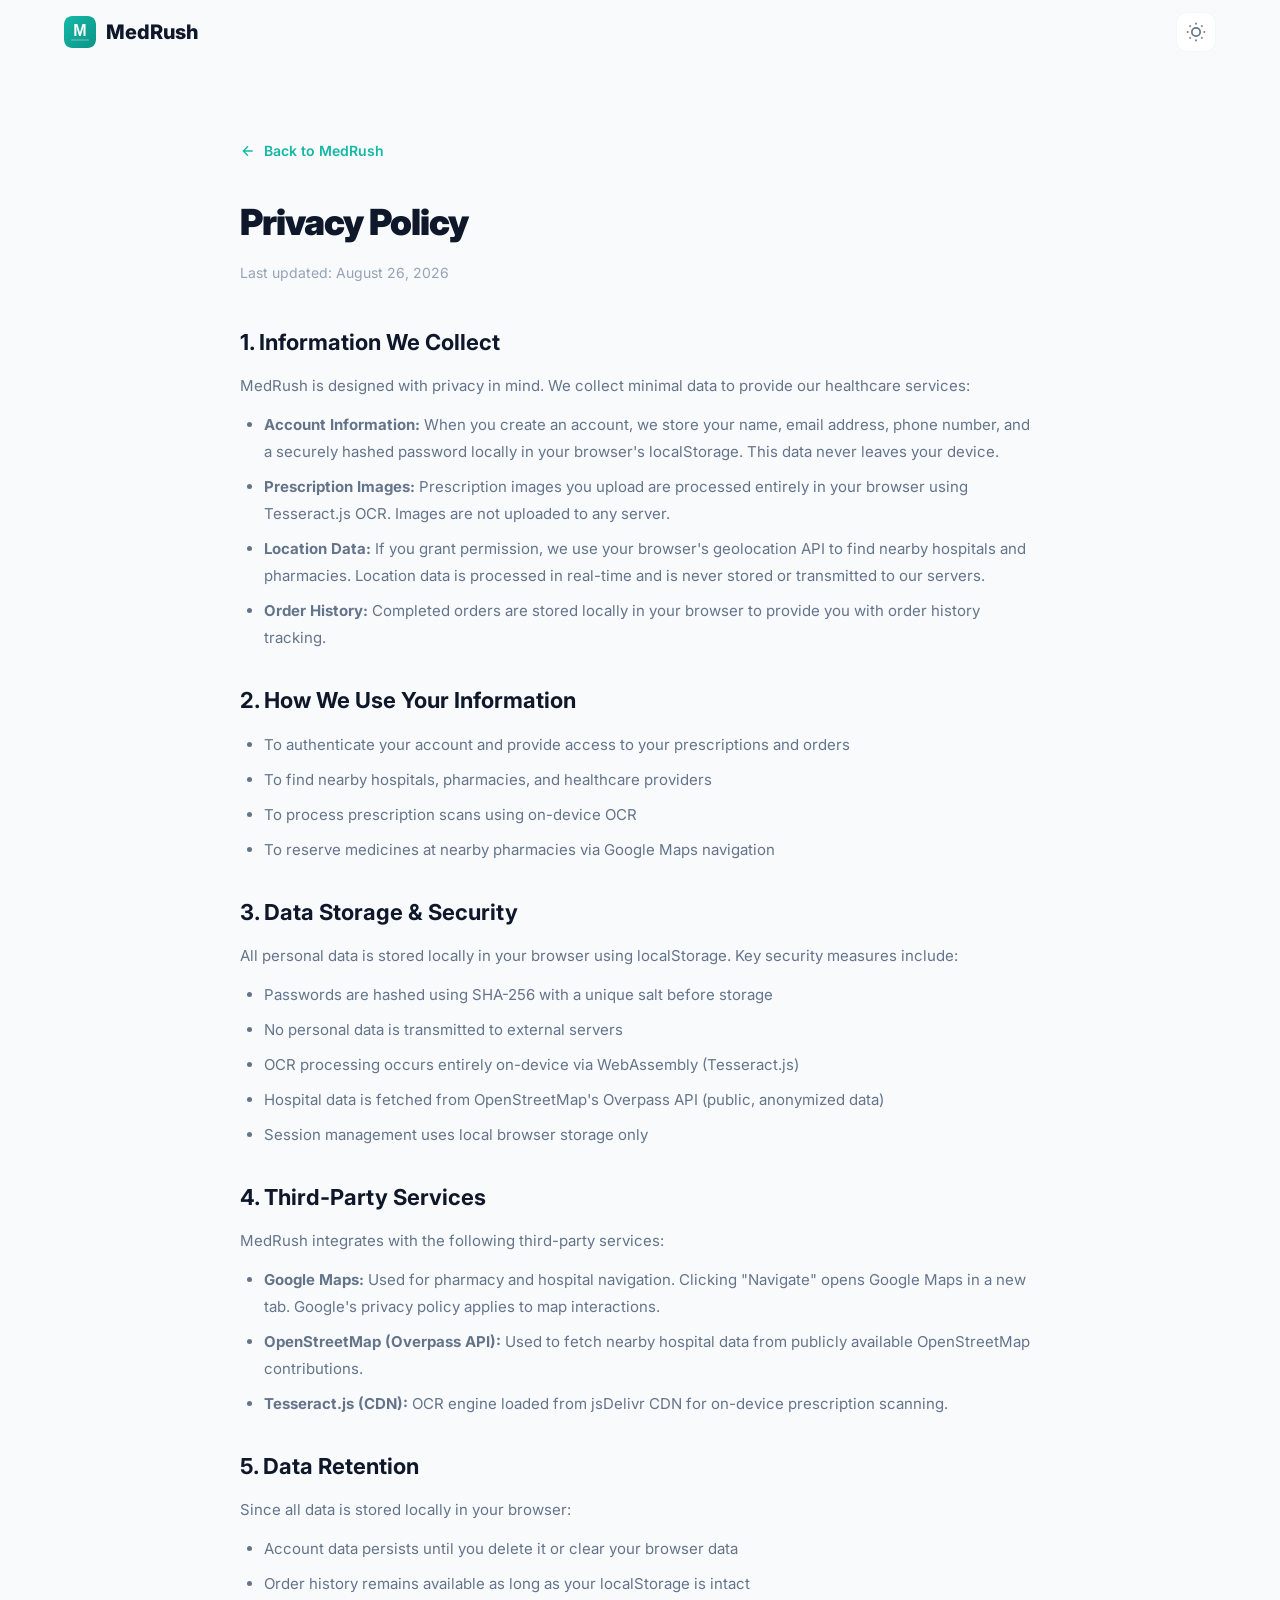
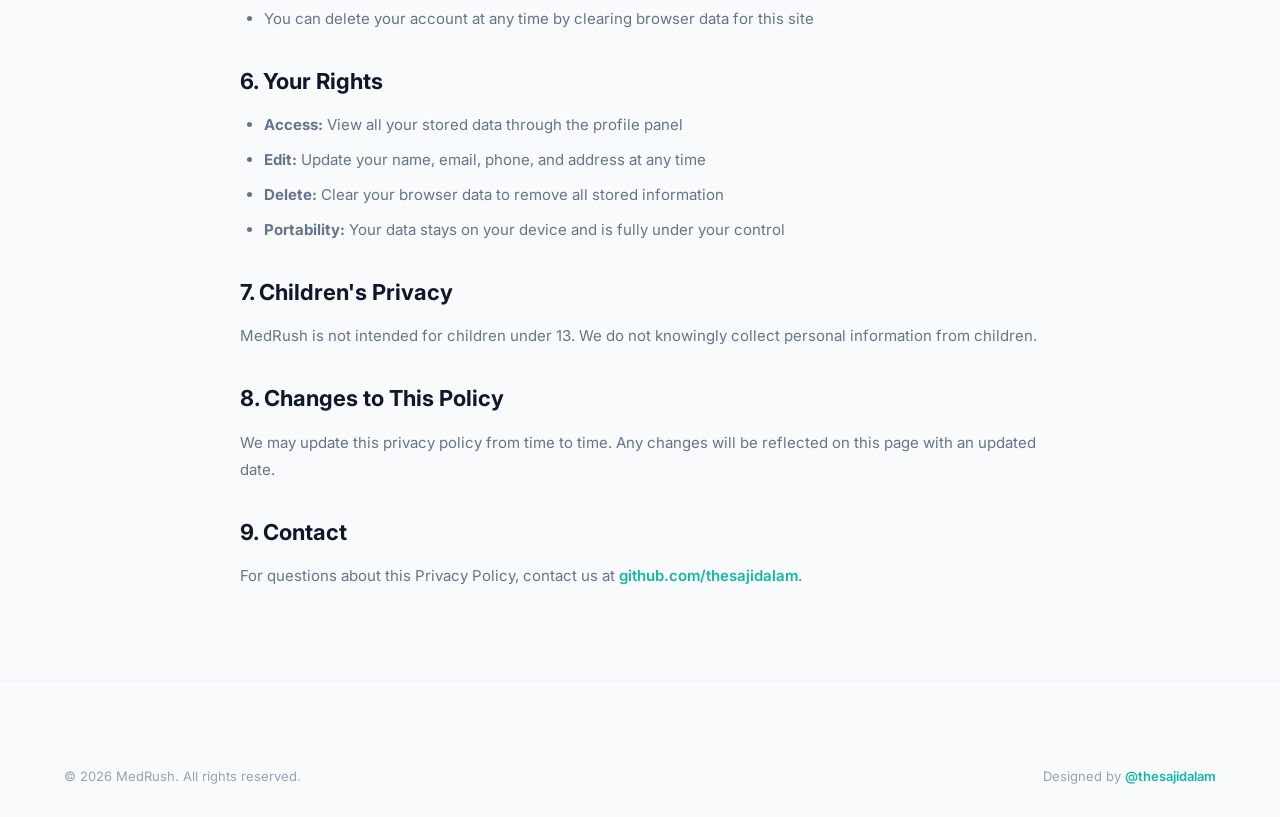
<file: privacy.html>
<!DOCTYPE html>
<html lang="en" data-theme="light">
<head>
  <meta charset="UTF-8">
  <meta name="viewport" content="width=device-width, initial-scale=1.0">
  <meta name="theme-color" content="#14B8A6">
  <title>Privacy Policy | MedRush</title>
  <link rel="preconnect" href="https://fonts.googleapis.com">
  <link rel="preconnect" href="https://fonts.gstatic.com" crossorigin>
  <link href="https://fonts.googleapis.com/css2?family=Inter:wght@300;400;500;600;700;800;900&display=swap" rel="stylesheet">
  <link rel="stylesheet" href="style.css">
  <style>
    .policy-page{padding:140px 0 80px;max-width:800px;margin:0 auto}
    .policy-page h1{font-size:36px;font-weight:900;letter-spacing:-1px;margin-bottom:8px}
    .policy-page .updated{font-size:14px;color:var(--text-3);margin-bottom:40px}
    .policy-page h2{font-size:22px;font-weight:700;margin:32px 0 12px;color:var(--text)}
    .policy-page p,.policy-page li{font-size:15px;line-height:1.8;color:var(--text-2);margin-bottom:12px}
    .policy-page ul{padding-left:24px;margin-bottom:16px}
    .policy-page li{margin-bottom:8px}
    .policy-page a{color:var(--primary);font-weight:600}
    .policy-back{display:inline-flex;align-items:center;gap:8px;font-size:14px;font-weight:600;color:var(--primary);margin-bottom:32px;transition:all .2s}
    .policy-back:hover{gap:12px}
  </style>
</head>
<body>
  <nav class="navbar" id="navbar">
    <div class="nav-inner">
      <a href="index.html#hero" class="nav-logo">
        <img src="image/logo.svg" alt="MedRush" class="nav-logo-img">
        <span class="nav-brand">MedRush</span>
      </a>
      <div class="nav-actions">
        <button class="theme-btn" id="themeBtn" aria-label="Toggle theme">
          <svg class="icon-sun" width="20" height="20" viewBox="0 0 24 24" fill="none" stroke="currentColor" stroke-width="2"><circle cx="12" cy="12" r="5"/><line x1="12" y1="1" x2="12" y2="3"/><line x1="12" y1="21" x2="12" y2="23"/><line x1="4.22" y1="4.22" x2="5.64" y2="5.64"/><line x1="18.36" y1="18.36" x2="19.78" y2="19.78"/><line x1="1" y1="12" x2="3" y2="12"/><line x1="21" y1="12" x2="23" y2="12"/><line x1="4.22" y1="19.78" x2="5.64" y2="18.36"/><line x1="18.36" y1="5.64" x2="19.78" y2="4.22"/></svg>
          <svg class="icon-moon" width="20" height="20" viewBox="0 0 24 24" fill="none" stroke="currentColor" stroke-width="2"><path d="M21 12.79A9 9 0 1 1 11.21 3 7 7 0 0 0 21 12.79z"/></svg>
        </button>
      </div>
    </div>
  </nav>

  <div class="container">
    <div class="policy-page">
      <a href="index.html" class="policy-back">
        <svg width="16" height="16" viewBox="0 0 24 24" fill="none" stroke="currentColor" stroke-width="2"><path d="M19 12H5m7-7l-7 7 7 7"/></svg>
        Back to MedRush
      </a>
      <h1>Privacy Policy</h1>
      <p class="updated">Last updated: August 26, 2026</p>

      <h2>1. Information We Collect</h2>
      <p>MedRush is designed with privacy in mind. We collect minimal data to provide our healthcare services:</p>
      <ul>
        <li><strong>Account Information:</strong> When you create an account, we store your name, email address, phone number, and a securely hashed password locally in your browser's localStorage. This data never leaves your device.</li>
        <li><strong>Prescription Images:</strong> Prescription images you upload are processed entirely in your browser using Tesseract.js OCR. Images are not uploaded to any server.</li>
        <li><strong>Location Data:</strong> If you grant permission, we use your browser's geolocation API to find nearby hospitals and pharmacies. Location data is processed in real-time and is never stored or transmitted to our servers.</li>
        <li><strong>Order History:</strong> Completed orders are stored locally in your browser to provide you with order history tracking.</li>
      </ul>

      <h2>2. How We Use Your Information</h2>
      <ul>
        <li>To authenticate your account and provide access to your prescriptions and orders</li>
        <li>To find nearby hospitals, pharmacies, and healthcare providers</li>
        <li>To process prescription scans using on-device OCR</li>
        <li>To reserve medicines at nearby pharmacies via Google Maps navigation</li>
      </ul>

      <h2>3. Data Storage & Security</h2>
      <p>All personal data is stored locally in your browser using localStorage. Key security measures include:</p>
      <ul>
        <li>Passwords are hashed using SHA-256 with a unique salt before storage</li>
        <li>No personal data is transmitted to external servers</li>
        <li>OCR processing occurs entirely on-device via WebAssembly (Tesseract.js)</li>
        <li>Hospital data is fetched from OpenStreetMap's Overpass API (public, anonymized data)</li>
        <li>Session management uses local browser storage only</li>
      </ul>

      <h2>4. Third-Party Services</h2>
      <p>MedRush integrates with the following third-party services:</p>
      <ul>
        <li><strong>Google Maps:</strong> Used for pharmacy and hospital navigation. Clicking "Navigate" opens Google Maps in a new tab. Google's privacy policy applies to map interactions.</li>
        <li><strong>OpenStreetMap (Overpass API):</strong> Used to fetch nearby hospital data from publicly available OpenStreetMap contributions.</li>
        <li><strong>Tesseract.js (CDN):</strong> OCR engine loaded from jsDelivr CDN for on-device prescription scanning.</li>
      </ul>

      <h2>5. Data Retention</h2>
      <p>Since all data is stored locally in your browser:</p>
      <ul>
        <li>Account data persists until you delete it or clear your browser data</li>
        <li>Order history remains available as long as your localStorage is intact</li>
        <li>You can delete your account at any time by clearing browser data for this site</li>
      </ul>

      <h2>6. Your Rights</h2>
      <ul>
        <li><strong>Access:</strong> View all your stored data through the profile panel</li>
        <li><strong>Edit:</strong> Update your name, email, phone, and address at any time</li>
        <li><strong>Delete:</strong> Clear your browser data to remove all stored information</li>
        <li><strong>Portability:</strong> Your data stays on your device and is fully under your control</li>
      </ul>

      <h2>7. Children's Privacy</h2>
      <p>MedRush is not intended for children under 13. We do not knowingly collect personal information from children.</p>

      <h2>8. Changes to This Policy</h2>
      <p>We may update this privacy policy from time to time. Any changes will be reflected on this page with an updated date.</p>

      <h2>9. Contact</h2>
      <p>For questions about this Privacy Policy, contact us at <a href="https://github.com/thesajidalam" target="_blank" rel="noopener">github.com/thesajidalam</a>.</p>
    </div>
  </div>

  <footer class="footer">
    <div class="container">
      <div class="footer-bottom" style="border-top:none"><p>&copy; 2026 MedRush. All rights reserved.</p><p>Designed by <a href="https://github.com/thesajidalam" target="_blank" rel="noopener">@thesajidalam</a></p></div>
    </div>
  </footer>

  <script>
    const saved=localStorage.getItem('medrush_theme');
    if(saved)document.documentElement.setAttribute('data-theme',saved);
    document.getElementById('themeBtn').onclick=()=>{
      const h=document.documentElement;
      const t=h.getAttribute('data-theme')==='dark'?'light':'dark';
      h.setAttribute('data-theme',t);
      localStorage.setItem('medrush_theme',t);
    };
    window.addEventListener('scroll',()=>{
      document.getElementById('navbar').classList.toggle('scrolled',window.scrollY>40);
    });
  </script>
</body>
</html>
</file>
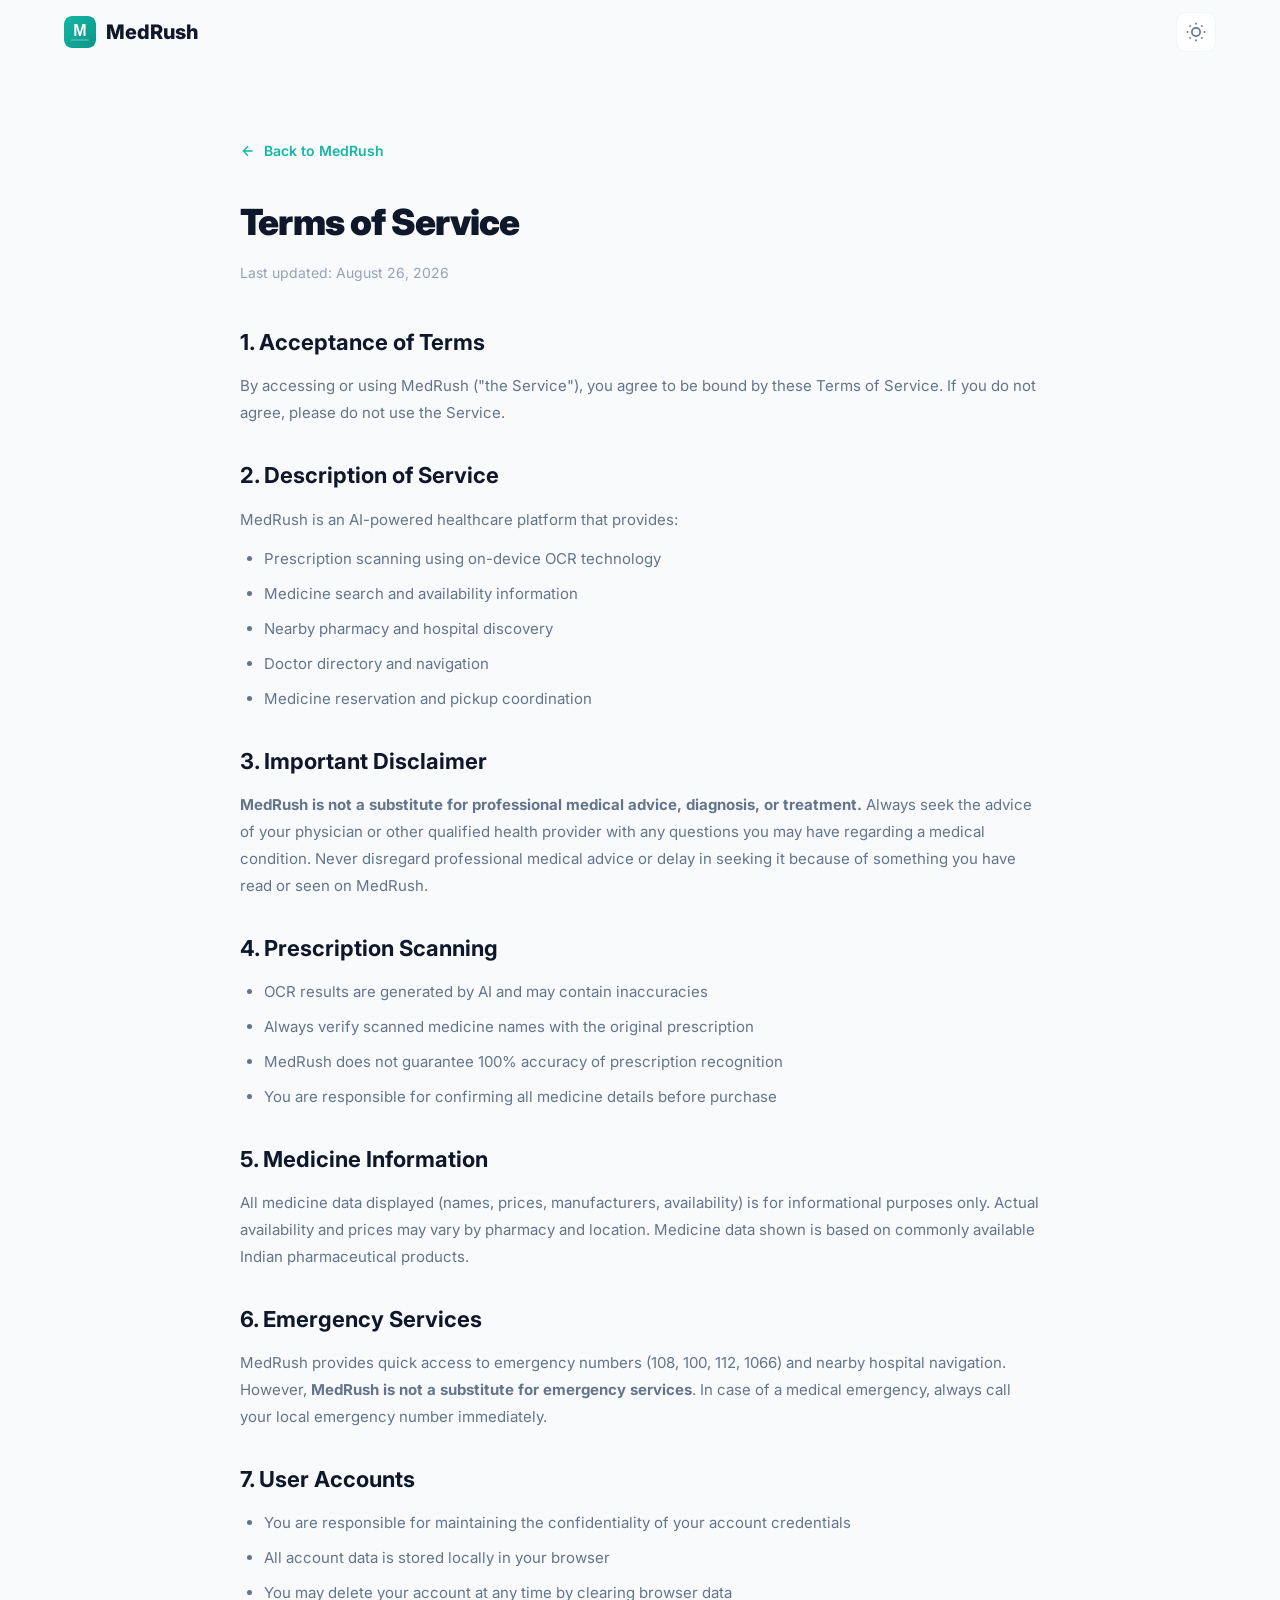
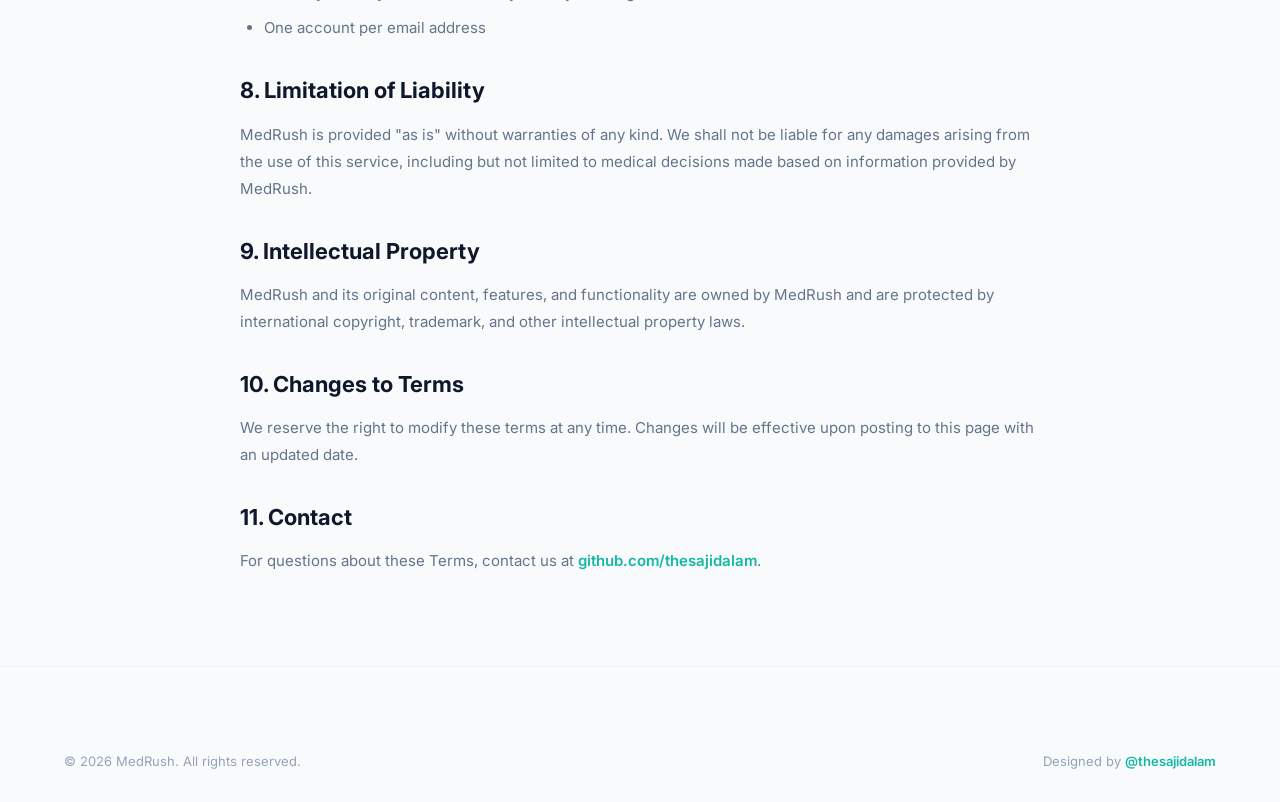
<file: terms.html>
<!DOCTYPE html>
<html lang="en" data-theme="light">
<head>
  <meta charset="UTF-8">
  <meta name="viewport" content="width=device-width, initial-scale=1.0">
  <meta name="theme-color" content="#14B8A6">
  <title>Terms of Service | MedRush</title>
  <link rel="preconnect" href="https://fonts.googleapis.com">
  <link rel="preconnect" href="https://fonts.gstatic.com" crossorigin>
  <link href="https://fonts.googleapis.com/css2?family=Inter:wght@300;400;500;600;700;800;900&display=swap" rel="stylesheet">
  <link rel="stylesheet" href="style.css">
  <style>
    .policy-page{padding:140px 0 80px;max-width:800px;margin:0 auto}
    .policy-page h1{font-size:36px;font-weight:900;letter-spacing:-1px;margin-bottom:8px}
    .policy-page .updated{font-size:14px;color:var(--text-3);margin-bottom:40px}
    .policy-page h2{font-size:22px;font-weight:700;margin:32px 0 12px;color:var(--text)}
    .policy-page p,.policy-page li{font-size:15px;line-height:1.8;color:var(--text-2);margin-bottom:12px}
    .policy-page ul{padding-left:24px;margin-bottom:16px}
    .policy-page li{margin-bottom:8px}
    .policy-page a{color:var(--primary);font-weight:600}
    .policy-back{display:inline-flex;align-items:center;gap:8px;font-size:14px;font-weight:600;color:var(--primary);margin-bottom:32px;transition:all .2s}
    .policy-back:hover{gap:12px}
  </style>
</head>
<body>
  <nav class="navbar" id="navbar">
    <div class="nav-inner">
      <a href="index.html#hero" class="nav-logo">
        <img src="image/logo.svg" alt="MedRush" class="nav-logo-img">
        <span class="nav-brand">MedRush</span>
      </a>
      <div class="nav-actions">
        <button class="theme-btn" id="themeBtn" aria-label="Toggle theme">
          <svg class="icon-sun" width="20" height="20" viewBox="0 0 24 24" fill="none" stroke="currentColor" stroke-width="2"><circle cx="12" cy="12" r="5"/><line x1="12" y1="1" x2="12" y2="3"/><line x1="12" y1="21" x2="12" y2="23"/><line x1="4.22" y1="4.22" x2="5.64" y2="5.64"/><line x1="18.36" y1="18.36" x2="19.78" y2="19.78"/><line x1="1" y1="12" x2="3" y2="12"/><line x1="21" y1="12" x2="23" y2="12"/><line x1="4.22" y1="19.78" x2="5.64" y2="18.36"/><line x1="18.36" y1="5.64" x2="19.78" y2="4.22"/></svg>
          <svg class="icon-moon" width="20" height="20" viewBox="0 0 24 24" fill="none" stroke="currentColor" stroke-width="2"><path d="M21 12.79A9 9 0 1 1 11.21 3 7 7 0 0 0 21 12.79z"/></svg>
        </button>
      </div>
    </div>
  </nav>

  <div class="container">
    <div class="policy-page">
      <a href="index.html" class="policy-back">
        <svg width="16" height="16" viewBox="0 0 24 24" fill="none" stroke="currentColor" stroke-width="2"><path d="M19 12H5m7-7l-7 7 7 7"/></svg>
        Back to MedRush
      </a>
      <h1>Terms of Service</h1>
      <p class="updated">Last updated: August 26, 2026</p>

      <h2>1. Acceptance of Terms</h2>
      <p>By accessing or using MedRush ("the Service"), you agree to be bound by these Terms of Service. If you do not agree, please do not use the Service.</p>

      <h2>2. Description of Service</h2>
      <p>MedRush is an AI-powered healthcare platform that provides:</p>
      <ul>
        <li>Prescription scanning using on-device OCR technology</li>
        <li>Medicine search and availability information</li>
        <li>Nearby pharmacy and hospital discovery</li>
        <li>Doctor directory and navigation</li>
        <li>Medicine reservation and pickup coordination</li>
      </ul>

      <h2>3. Important Disclaimer</h2>
      <p><strong>MedRush is not a substitute for professional medical advice, diagnosis, or treatment.</strong> Always seek the advice of your physician or other qualified health provider with any questions you may have regarding a medical condition. Never disregard professional medical advice or delay in seeking it because of something you have read or seen on MedRush.</p>

      <h2>4. Prescription Scanning</h2>
      <ul>
        <li>OCR results are generated by AI and may contain inaccuracies</li>
        <li>Always verify scanned medicine names with the original prescription</li>
        <li>MedRush does not guarantee 100% accuracy of prescription recognition</li>
        <li>You are responsible for confirming all medicine details before purchase</li>
      </ul>

      <h2>5. Medicine Information</h2>
      <p>All medicine data displayed (names, prices, manufacturers, availability) is for informational purposes only. Actual availability and prices may vary by pharmacy and location. Medicine data shown is based on commonly available Indian pharmaceutical products.</p>

      <h2>6. Emergency Services</h2>
      <p>MedRush provides quick access to emergency numbers (108, 100, 112, 1066) and nearby hospital navigation. However, <strong>MedRush is not a substitute for emergency services</strong>. In case of a medical emergency, always call your local emergency number immediately.</p>

      <h2>7. User Accounts</h2>
      <ul>
        <li>You are responsible for maintaining the confidentiality of your account credentials</li>
        <li>All account data is stored locally in your browser</li>
        <li>You may delete your account at any time by clearing browser data</li>
        <li>One account per email address</li>
      </ul>

      <h2>8. Limitation of Liability</h2>
      <p>MedRush is provided "as is" without warranties of any kind. We shall not be liable for any damages arising from the use of this service, including but not limited to medical decisions made based on information provided by MedRush.</p>

      <h2>9. Intellectual Property</h2>
      <p>MedRush and its original content, features, and functionality are owned by MedRush and are protected by international copyright, trademark, and other intellectual property laws.</p>

      <h2>10. Changes to Terms</h2>
      <p>We reserve the right to modify these terms at any time. Changes will be effective upon posting to this page with an updated date.</p>

      <h2>11. Contact</h2>
      <p>For questions about these Terms, contact us at <a href="https://github.com/thesajidalam" target="_blank" rel="noopener">github.com/thesajidalam</a>.</p>
    </div>
  </div>

  <footer class="footer">
    <div class="container">
      <div class="footer-bottom" style="border-top:none"><p>&copy; 2026 MedRush. All rights reserved.</p><p>Designed by <a href="https://github.com/thesajidalam" target="_blank" rel="noopener">@thesajidalam</a></p></div>
    </div>
  </footer>

  <script>
    const saved=localStorage.getItem('medrush_theme');
    if(saved)document.documentElement.setAttribute('data-theme',saved);
    document.getElementById('themeBtn').onclick=()=>{
      const h=document.documentElement;
      const t=h.getAttribute('data-theme')==='dark'?'light':'dark';
      h.setAttribute('data-theme',t);
      localStorage.setItem('medrush_theme',t);
    };
    window.addEventListener('scroll',()=>{
      document.getElementById('navbar').classList.toggle('scrolled',window.scrollY>40);
    });
  </script>
</body>
</html>
</file>
<file: style.css>
:root{--bg:#F8FAFC;--surface:#FFFFFF;--surface-2:#F1F5F9;--border:rgba(20,184,166,.08);--border-2:rgba(20,184,166,.15);--text:#0F172A;--text-2:#64748B;--text-3:#94A3B8;--primary:#14B8A6;--primary-dim:rgba(20,184,166,.08);--accent:#F97316;--accent-dim:rgba(249,115,22,.08);--green:#10B981;--green-dim:rgba(16,185,129,.08);--red:#F43F5E;--red-dim:rgba(244,63,94,.08);--orange:#F59E0B;--orange-dim:rgba(245,158,11,.08);--pink:#EC4899;--glass:rgba(255,255,255,.8);--glass-strong:rgba(255,255,255,.95);--shadow:0 1px 3px rgba(15,23,42,.06),0 4px 12px rgba(15,23,42,.04);--shadow-lg:0 4px 12px rgba(15,23,42,.06),0 16px 40px rgba(15,23,42,.08);--r:10px;--r-lg:14px;--r-xl:18px;--r-full:9999px;--font:'Inter',-apple-system,BlinkMacSystemFont,sans-serif}
[data-theme="dark"]{--bg:#0F172A;--surface:#1E293B;--surface-2:#334155;--border:rgba(20,184,166,.1);--border-2:rgba(20,184,166,.18);--text:#F1F5F9;--text-2:#94A3B8;--text-3:#64748B;--primary:#2DD4BF;--primary-dim:rgba(45,212,191,.1);--accent:#FB923C;--accent-dim:rgba(251,146,60,.1);--green:#34D399;--green-dim:rgba(52,211,153,.1);--red:#FB7185;--red-dim:rgba(251,113,133,.1);--orange:#FBBF24;--orange-dim:rgba(251,191,36,.1);--glass:rgba(30,41,59,.8);--glass-strong:rgba(30,41,59,.95);--shadow:0 1px 3px rgba(0,0,0,.2),0 4px 12px rgba(0,0,0,.15);--shadow-lg:0 4px 12px rgba(0,0,0,.2),0 16px 40px rgba(0,0,0,.25)}
*{margin:0;padding:0;box-sizing:border-box}
html{scroll-behavior:smooth;scroll-padding-top:80px}
body{font-family:var(--font);background:var(--bg);color:var(--text);line-height:1.6;overflow-x:hidden;-webkit-font-smoothing:antialiased}
body.loading{overflow:hidden}
a{text-decoration:none;color:inherit}
img{max-width:100%;display:block}
button{font-family:var(--font);cursor:pointer;border:none;background:none}
.container{max-width:1200px;margin:0 auto;padding:0 24px}
.gradient-text{background:linear-gradient(135deg,var(--primary),#0D9488);-webkit-background-clip:text;-webkit-text-fill-color:transparent;background-clip:text}
.section-head{text-align:center;margin-bottom:56px}
.section-tag{display:inline-block;padding:6px 16px;background:var(--primary-dim);color:var(--primary);border-radius:var(--r-full);font-size:13px;font-weight:600;letter-spacing:.5px;text-transform:uppercase;margin-bottom:16px;border:1px solid var(--border-2)}
.section-title{font-size:clamp(28px,5vw,42px);font-weight:800;letter-spacing:-.5px;margin-bottom:12px}
.section-sub{font-size:16px;color:var(--text-2);max-width:560px;margin:0 auto}

/* LOADER */
.loader{position:fixed;inset:0;z-index:99999;background:var(--bg);display:flex;align-items:center;justify-content:center;transition:opacity .5s,visibility .5s}
.loader.hidden{opacity:0;visibility:hidden;pointer-events:none}
.loader-inner{text-align:center}
.loader-logo-wrap{position:relative;width:100px;height:100px;margin:0 auto 24px;display:flex;align-items:center;justify-content:center}
.loader-logo{width:60px;height:60px;border-radius:16px;position:relative;z-index:2;animation:loaderPulse 2s ease-in-out infinite}
@keyframes loaderPulse{0%,100%{transform:scale(1)}50%{transform:scale(1.05)}}
.loader-ring{position:absolute;top:50%;left:50%;transform:translate(-50%,-50%);border:2px solid var(--primary);border-radius:50%;opacity:0;animation:loaderRing 2s ease-out infinite}
.lr1{width:80px;height:80px;animation-delay:0s}
.lr2{width:100px;height:100px;animation-delay:.6s}
.lr3{width:120px;height:120px;animation-delay:1.2s}
@keyframes loaderRing{0%{transform:translate(-50%,-50%) scale(.8);opacity:.5}100%{transform:translate(-50%,-50%) scale(1.5);opacity:0}}
.loader-brand{font-size:24px;font-weight:800;color:var(--text);margin-bottom:24px}
.loader-bar{width:200px;height:3px;background:var(--surface-2);border-radius:3px;overflow:hidden;margin:0 auto 12px}
.loader-fill{height:100%;width:0%;background:var(--primary);border-radius:3px;transition:width .3s}
.loader-text{font-size:13px;color:var(--text-3);animation:loaderTextFade 1.5s ease-in-out infinite alternate}
@keyframes loaderTextFade{0%{opacity:.5}100%{opacity:1}}

/* BUTTONS */
.btn{display:inline-flex;align-items:center;justify-content:center;gap:8px;padding:14px 28px;border-radius:var(--r);font-size:15px;font-weight:600;transition:all .2s ease;white-space:nowrap}
.btn-glow{background:var(--primary);color:#fff;box-shadow:0 2px 8px rgba(20,184,166,.25)}
.btn-glow:hover{transform:translateY(-1px);box-shadow:0 4px 16px rgba(20,184,166,.3);background:#0D9488}
.btn-outline{background:transparent;color:var(--text);border:1.5px solid var(--border-2)}
.btn-outline:hover{border-color:var(--primary);color:var(--primary);background:var(--primary-dim)}
.btn-sm{padding:10px 20px;font-size:14px}
.btn-full{width:100%}

/* NAVBAR */
.navbar{position:fixed;top:0;left:0;right:0;z-index:1000;padding:12px 0;transition:all .3s}
.navbar.scrolled{background:var(--glass-strong);backdrop-filter:blur(20px);-webkit-backdrop-filter:blur(20px);border-bottom:1px solid var(--border);padding:8px 0;box-shadow:var(--shadow)}
.nav-inner{max-width:1200px;margin:0 auto;padding:0 24px;display:flex;align-items:center;justify-content:space-between}
.nav-logo{display:flex;align-items:center;gap:10px}
.nav-logo-img{width:32px;height:32px;border-radius:8px}
.nav-brand{font-size:20px;font-weight:800;color:var(--text)}
.nav-links{display:flex;gap:4px;align-items:center}
.nav-link{font-size:14px;font-weight:500;color:var(--text-2);transition:color .2s;position:relative;padding:6px 12px;border-radius:var(--r)}
.nav-link:hover{color:var(--primary);background:var(--primary-dim)}
.nav-link::after{display:none}
.nav-link.nav-priority{font-weight:600;color:var(--text)}
.nav-divider{width:1px;height:20px;background:var(--border);margin:0 4px;flex-shrink:0}
.nav-actions{display:flex;align-items:center;gap:12px}
.theme-btn{width:40px;height:40px;border-radius:var(--r);background:var(--surface);border:1px solid var(--border);display:flex;align-items:center;justify-content:center;color:var(--text-2);transition:all .2s}
.theme-btn:hover{color:var(--primary);border-color:var(--primary)}
.icon-moon{display:none}
[data-theme="dark"] .icon-sun{display:none}
[data-theme="dark"] .icon-moon{display:block}
.cart-btn{width:40px;height:40px;border-radius:var(--r);background:var(--surface);border:1px solid var(--border);display:flex;align-items:center;justify-content:center;color:var(--text-2);position:relative;transition:all .2s}
.cart-btn:hover{color:var(--primary);border-color:var(--primary)}
.cart-count{position:absolute;top:-6px;right:-6px;min-width:20px;height:20px;background:var(--red);color:#fff;border-radius:var(--r-full);font-size:11px;font-weight:700;display:none;align-items:center;justify-content:center;padding:0 5px}
.cart-count.show{display:flex}
.hamburger{display:none;width:40px;height:40px;flex-direction:column;align-items:center;justify-content:center;gap:5px}
.hamburger span{width:22px;height:2px;background:var(--text);border-radius:2px;transition:all .3s}
.hamburger.active span:nth-child(1){transform:translateY(7px) rotate(45deg)}
.hamburger.active span:nth-child(2){opacity:0}
.hamburger.active span:nth-child(3){transform:translateY(-7px) rotate(-45deg)}

/* HERO */
.hero{min-height:100vh;display:flex;align-items:center;padding:100px 24px 60px;position:relative;overflow:hidden}
.hero-bg{position:absolute;inset:0;overflow:hidden}
.hero-orb{position:absolute;border-radius:50%;filter:blur(120px);opacity:.15}
.orb-1{width:600px;height:600px;background:var(--primary);top:-200px;right:-100px;animation:orbFloat 20s ease-in-out infinite}
.orb-2{width:500px;height:500px;background:var(--accent);bottom:-150px;left:-100px;animation:orbFloat 25s ease-in-out infinite reverse}
.orb-3{width:300px;height:300px;background:var(--green);top:50%;left:50%;animation:orbFloat 15s ease-in-out infinite}
@keyframes orbFloat{0%,100%{transform:translate(0,0)}25%{transform:translate(30px,-40px)}50%{transform:translate(-20px,30px)}75%{transform:translate(40px,20px)}}
.hero-grid{position:absolute;inset:0;background-image:linear-gradient(var(--border) 1px,transparent 1px),linear-gradient(90deg,var(--border) 1px,transparent 1px);background-size:60px 60px;opacity:.4}
.hero-content{position:relative;z-index:2;flex:1;max-width:600px}
.hero-badge{display:inline-block;padding:8px 18px;background:var(--primary-dim);border:1px solid var(--border-2);border-radius:var(--r-full);font-size:13px;font-weight:600;color:var(--primary);margin-bottom:24px}
.hero-title{font-size:clamp(36px,6vw,60px);font-weight:900;letter-spacing:-2px;line-height:1.1;margin-bottom:20px}
.hero-sub{font-size:17px;color:var(--text-2);line-height:1.7;margin-bottom:32px;max-width:480px}
.hero-actions{display:flex;gap:12px;margin-bottom:48px;flex-wrap:wrap}
.hero-stats{display:flex;gap:40px}
.stat-num{font-size:28px;font-weight:800;color:var(--primary);display:block}
.stat-label{font-size:13px;color:var(--text-3);text-transform:uppercase;letter-spacing:1px}
.hero-visual{position:relative;z-index:2;flex:1;display:flex;justify-content:center;max-width:400px}
.phone-mockup{width:280px;background:var(--surface);border:1px solid var(--border-2);border-radius:32px;padding:12px;box-shadow:var(--shadow-lg)}
.phone-screen{background:var(--bg);border-radius:24px;padding:20px;min-height:400px}
.mock-header{display:flex;align-items:center;gap:8px;margin-bottom:20px;font-weight:700;font-size:14px}
.mock-logo{width:24px;height:24px;border-radius:6px}
.mock-emergency{display:flex;align-items:center;gap:12px;padding:14px;background:var(--red);border-radius:14px;color:#fff;margin-bottom:16px}
.mock-icon{font-size:20px}
.mock-grid{display:grid;grid-template-columns:repeat(3,1fr);gap:8px;margin-bottom:16px}
.mock-mini{background:var(--surface);border:1px solid var(--border);border-radius:12px;padding:12px 8px;text-align:center;font-size:10px;font-weight:600;display:flex;flex-direction:column;align-items:center;gap:6px}
.mock-dot{width:12px;height:12px;border-radius:4px}
.mock-dot.blue{background:var(--primary)}
.mock-dot.green{background:var(--green)}
.mock-dot.purple{background:var(--accent)}
.mock-pharmacy{display:flex;align-items:center;gap:10px;padding:12px;background:var(--surface);border:1px solid var(--border);border-radius:12px;margin-bottom:8px;font-size:11px}
.mock-pharmacy strong{display:block;font-size:12px;margin-bottom:2px}
.mock-pharmacy small{color:var(--text-3)}

/* SOS PANEL */
.sos-panel{background:linear-gradient(135deg,#FEF2F2,#FFF1F2);border:1px solid #FECDD3;border-radius:var(--r-xl);padding:32px;margin-top:40px;max-width:600px}
[data-theme="dark"] .sos-panel{background:linear-gradient(135deg,rgba(244,63,94,.08),rgba(244,63,94,.04));border-color:rgba(244,63,94,.15)}
.sos-header{display:flex;align-items:center;gap:12px;margin-bottom:20px}
.sos-pulse{width:12px;height:12px;background:var(--red);border-radius:50%;animation:sosPulse 1.5s ease-in-out infinite}
@keyframes sosPulse{0%,100%{opacity:1;transform:scale(1)}50%{opacity:.5;transform:scale(1.3)}}
.sos-header h3{font-size:18px;font-weight:700;color:var(--red)}
.sos-grid{display:grid;grid-template-columns:repeat(2,1fr);gap:10px}
.sos-btn{display:flex;align-items:center;gap:10px;padding:14px 16px;background:#fff;border:1px solid #FECDD3;border-radius:var(--r);font-size:14px;font-weight:600;color:#0F172A;transition:all .2s;cursor:pointer;text-decoration:none}
[data-theme="dark"] .sos-btn{background:var(--surface);border-color:rgba(244,63,94,.15);color:var(--text)}
.sos-btn:hover{background:var(--red);color:#fff;border-color:var(--red);transform:translateY(-1px)}
.sos-btn-icon{font-size:20px;width:36px;height:36px;display:flex;align-items:center;justify-content:center;border-radius:8px;background:var(--red-dim);flex-shrink:0}
.sos-btn-text small{display:block;font-size:11px;font-weight:400;color:var(--text-3);margin-top:1px}
.sos-btn:hover .sos-btn-text small{color:rgba(255,255,255,.8)}
.sos-find{grid-column:1/-1;display:flex;align-items:center;gap:10px;padding:14px 16px;background:var(--primary);color:#fff;border:none;border-radius:var(--r);font-size:14px;font-weight:600;transition:all .2s;cursor:pointer}
.sos-find:hover{background:#0D9488;transform:translateY(-1px)}

/* FEATURES */
.features{padding:100px 0;position:relative}
.features-grid{display:grid;grid-template-columns:repeat(3,1fr);gap:20px}
.feature-card{background:var(--surface);border:1px solid var(--border);border-radius:var(--r-xl);padding:32px;transition:all .25s ease;position:relative;overflow:hidden}
.feature-card::before{content:'';position:absolute;top:0;left:0;right:0;height:2px;background:var(--primary);opacity:0;transition:opacity .3s}
.feature-card:hover{transform:translateY(-3px);box-shadow:var(--shadow-lg);border-color:var(--border-2)}
.feature-card:hover::before{opacity:1}
.feature-icon{width:56px;height:56px;border-radius:var(--r-lg);display:flex;align-items:center;justify-content:center;margin-bottom:20px}
.feature-icon.cyan{background:var(--primary-dim);color:var(--primary)}
.feature-icon.violet{background:var(--accent-dim);color:var(--accent)}
.feature-icon.green{background:var(--green-dim);color:var(--green)}
.feature-icon.red{background:var(--red-dim);color:var(--red)}
.feature-icon.orange{background:var(--orange-dim);color:var(--orange)}
.feature-icon.pink{background:rgba(236,72,153,.08);color:var(--pink)}
.feature-card h3{font-size:18px;font-weight:700;margin-bottom:8px}
.feature-card p{font-size:14px;color:var(--text-2);line-height:1.7}

/* HOW IT WORKS */
.how-section{padding:100px 0;border-top:1px solid var(--border)}
.steps-grid{display:flex;align-items:center;justify-content:center;gap:0;flex-wrap:wrap}
.step-card{background:var(--surface);border:1px solid var(--border);border-radius:var(--r-xl);padding:32px 24px;text-align:center;width:200px;transition:all .25s ease}
.step-card:hover{transform:translateY(-3px);box-shadow:var(--shadow-lg);border-color:var(--border-2)}
.step-num{font-size:36px;font-weight:900;color:var(--primary);margin-bottom:12px}
.step-card h3{font-size:15px;font-weight:700;margin-bottom:6px}
.step-card p{font-size:13px;color:var(--text-3)}
.step-connector{color:var(--text-3);flex-shrink:0}

/* UPLOAD */
.upload-section{padding:100px 0;border-top:1px solid var(--border)}
.upload-area{max-width:640px;margin:0 auto}
.upload-zone{border:2px dashed var(--border-2);border-radius:var(--r-xl);padding:56px 32px;text-align:center;cursor:pointer;transition:all .3s;background:var(--surface);position:relative;overflow:hidden}
.upload-zone::before{content:'';position:absolute;top:0;left:-100%;width:100%;height:100%;background:linear-gradient(90deg,transparent,rgba(20,184,166,.03),transparent);animation:shimmer 3s ease-in-out infinite}
@keyframes shimmer{0%{left:-100%}100%{left:200%}}
.upload-zone:hover{border-color:var(--primary);background:var(--primary-dim)}
.upload-icon-wrap{width:80px;height:80px;border-radius:50%;background:var(--primary-dim);border:1px solid var(--border-2);display:flex;align-items:center;justify-content:center;margin:0 auto 20px;color:var(--primary)}
.upload-zone h3{font-size:18px;font-weight:600;margin-bottom:4px}
.upload-zone p{color:var(--text-2);font-size:14px;margin-bottom:12px}
.upload-hint{font-size:12px;color:var(--text-3)}
.upload-preview{background:var(--surface);border:1px solid var(--border);border-radius:var(--r-xl);padding:20px;text-align:center}
.upload-preview img{max-height:400px;border-radius:var(--r-lg);margin-bottom:16px;object-fit:contain;width:100%}
.preview-actions{display:flex;gap:12px;justify-content:center}
.scan-progress,.scan-results{background:var(--surface);border:1px solid var(--border);border-radius:var(--r-xl);padding:40px 32px;text-align:center}
.scan-anim{position:relative;width:80px;height:80px;margin:0 auto 24px;display:flex;align-items:center;justify-content:center;color:var(--primary)}
.scan-ring{position:absolute;inset:0;border:2px solid var(--primary);border-top-color:transparent;border-radius:50%;animation:spin 1s linear infinite}
@keyframes spin{to{transform:rotate(360deg)}}
.scan-bar{width:100%;height:4px;background:var(--surface-2);border-radius:4px;margin:16px 0;overflow:hidden}
.scan-bar-fill{height:100%;background:var(--primary);border-radius:4px;width:0%;transition:width .3s}
.scan-sub{font-size:13px;color:var(--text-3)}
.results-header{display:flex;align-items:center;gap:16px;text-align:left;margin-bottom:24px;padding-bottom:20px;border-bottom:1px solid var(--border)}
.results-check{width:48px;height:48px;border-radius:50%;background:var(--green);color:#fff;display:flex;align-items:center;justify-content:center;font-size:24px;font-weight:700;flex-shrink:0}
.results-header h3{font-size:18px;font-weight:700}
.results-header p{font-size:14px;color:var(--text-2)}
.results-raw{margin-bottom:20px;text-align:left}
.results-raw h4{font-size:13px;font-weight:600;color:var(--text-3);text-transform:uppercase;letter-spacing:1px;margin-bottom:8px}
.results-raw pre{background:var(--surface-2);border:1px solid var(--border);border-radius:var(--r);padding:12px;font-size:12px;color:var(--text-2);max-height:120px;overflow-y:auto;white-space:pre-wrap;word-break:break-word;font-family:var(--font)}
.results-list{display:flex;flex-direction:column;gap:10px;margin-bottom:24px;text-align:left}
.result-item{display:flex;align-items:center;justify-content:space-between;padding:14px 16px;background:var(--surface-2);border-radius:var(--r);border:1px solid var(--border)}
.result-item strong{font-size:14px;display:block}
.result-item span{font-size:12px;color:var(--text-3)}
.result-conf{padding:4px 10px;border-radius:var(--r-full);font-size:11px;font-weight:600}
.result-conf.high{background:var(--green-dim);color:var(--green)}
.result-conf.med{background:var(--orange-dim);color:var(--orange)}
.results-actions{display:flex;gap:12px;justify-content:center}
.upload-tips{display:grid;grid-template-columns:repeat(2,1fr);gap:12px;margin-top:24px;max-width:640px;margin-left:auto;margin-right:auto}
.tip{display:flex;align-items:center;gap:8px;font-size:13px;color:var(--text-2)}
.tip-icon{color:var(--green);font-weight:700}

/* MEDICINES */
.medicines-section{padding:100px 0;border-top:1px solid var(--border)}
.med-controls{max-width:700px;margin:0 auto 32px}
.search-wrap{position:relative;margin-bottom:16px}
.search-ico{position:absolute;left:16px;top:50%;transform:translateY(-50%);color:var(--text-3)}
.search-field{width:100%;padding:14px 44px 14px 48px;border:1.5px solid var(--border);border-radius:var(--r-lg);font-size:15px;font-family:var(--font);background:var(--surface);color:var(--text);transition:all .2s}
.search-field:focus{outline:none;border-color:var(--primary);box-shadow:0 0 0 3px var(--primary-dim)}
.search-field::placeholder{color:var(--text-3)}
.search-clear{position:absolute;right:12px;top:50%;transform:translateY(-50%);width:28px;height:28px;border-radius:50%;background:var(--surface-2);color:var(--text-3);font-size:18px;display:none;align-items:center;justify-content:center}
.search-clear.show{display:flex}
.filter-row{display:flex;gap:8px;overflow-x:auto;scrollbar-width:none;padding-bottom:4px}
.filter-row::-webkit-scrollbar{display:none}
.filter-chip{padding:8px 18px;border-radius:var(--r-full);font-size:13px;font-weight:600;background:var(--surface);border:1px solid var(--border);color:var(--text-2);white-space:nowrap;transition:all .2s}
.filter-chip:hover{border-color:var(--primary);color:var(--primary)}
.filter-chip.active{background:var(--primary);color:#fff;border-color:transparent}
.med-grid{display:grid;grid-template-columns:repeat(auto-fill,minmax(300px,1fr));gap:16px}
.med-card{background:var(--surface);border:1px solid var(--border);border-radius:var(--r-lg);padding:20px;display:flex;gap:16px;transition:all .25s ease}
.med-card:hover{transform:translateY(-2px);box-shadow:var(--shadow-lg);border-color:var(--border-2)}
.med-img{width:60px;height:60px;border-radius:var(--r);display:flex;align-items:center;justify-content:center;flex-shrink:0}
.med-img svg{width:36px;height:36px}
.med-img.tablet{background:var(--primary-dim)}
.med-img.syrup{background:var(--green-dim)}
.med-img.capsule{background:var(--accent-dim)}
.med-img.ointment{background:var(--orange-dim)}
.med-img.drops{background:rgba(236,72,153,.08)}
.med-img.injection{background:var(--red-dim)}
.med-img.inhaler{background:rgba(99,102,241,.08)}
.med-img.gel{background:rgba(236,72,153,.08)}
.med-body{flex:1;min-width:0}
.med-name{font-size:16px;font-weight:600;margin-bottom:2px}
.med-generic{font-size:13px;color:var(--text-3);margin-bottom:8px}
.med-meta{display:flex;align-items:center;justify-content:space-between}
.med-price{font-size:18px;font-weight:700;color:var(--text)}
.med-price .old{font-size:13px;color:var(--text-3);text-decoration:line-through;margin-left:6px;font-weight:400}
.med-eta{font-size:12px;color:var(--text-3);display:flex;align-items:center;gap:4px}
.med-stock{padding:3px 8px;border-radius:var(--r-full);font-size:11px;font-weight:600}
.med-stock.available{background:var(--green-dim);color:var(--green)}
.med-stock.limited{background:var(--orange-dim);color:var(--orange)}
.med-add{margin-top:12px;padding:10px;width:100%;border-radius:var(--r);font-size:14px;font-weight:600;background:var(--primary);color:#fff;transition:all .2s;border:none;font-family:var(--font);cursor:pointer}
.med-add:hover{background:#0D9488;transform:translateY(-1px)}
.med-add.added{background:var(--green);pointer-events:none}
.med-empty{text-align:center;padding:60px 20px;color:var(--text-3)}
.med-empty h3{font-size:18px;font-weight:600;color:var(--text);margin:16px 0 4px}
.med-empty p{font-size:14px}

/* PHARMACIES */
.pharmacies-section{padding:100px 0;border-top:1px solid var(--border)}
.pharm-grid{display:grid;grid-template-columns:repeat(auto-fill,minmax(340px,1fr));gap:16px}
.pharm-card{background:var(--surface);border:1px solid var(--border);border-radius:var(--r-lg);padding:20px;display:flex;gap:16px;align-items:center;transition:all .25s ease}
.pharm-card:hover{transform:translateY(-2px);box-shadow:var(--shadow-lg);border-color:var(--border-2)}
.pharm-icon{width:52px;height:52px;border-radius:var(--r);background:var(--green-dim);display:flex;align-items:center;justify-content:center;color:var(--green);flex-shrink:0}
.pharm-icon svg{width:32px;height:32px}
.pharm-body{flex:1;min-width:0}
.pharm-name{font-size:15px;font-weight:600;margin-bottom:2px}
.pharm-addr{font-size:13px;color:var(--text-3);margin-bottom:6px}
.pharm-meta{display:flex;gap:12px;font-size:12px;color:var(--text-3);align-items:center}
.pharm-rating{color:var(--orange);font-weight:600}
.pharm-status{padding:2px 8px;border-radius:var(--r-full);background:var(--green-dim);color:var(--green);font-weight:600}
.pharm-nav-btn{padding:8px 16px;border-radius:var(--r);font-size:12px;font-weight:600;background:var(--primary-dim);color:var(--primary);border:1px solid var(--border-2);transition:all .2s;white-space:nowrap;text-decoration:none;display:inline-flex;align-items:center;gap:4px}
.pharm-nav-btn:hover{background:var(--primary);color:#fff;border-color:var(--primary)}

/* DOCTORS */
.doctors-section{padding:100px 0;border-top:1px solid var(--border)}
.doc-filters{display:flex;gap:8px;margin-bottom:24px;overflow-x:auto;scrollbar-width:none;padding-bottom:4px}
.doc-filters::-webkit-scrollbar{display:none}
.doc-grid{display:grid;grid-template-columns:repeat(auto-fill,minmax(340px,1fr));gap:16px}
.doc-card{background:var(--surface);border:1px solid var(--border);border-radius:var(--r-xl);padding:24px;transition:all .25s ease}
.doc-card:hover{transform:translateY(-2px);box-shadow:var(--shadow-lg);border-color:var(--border-2)}
.doc-top{display:flex;gap:16px;margin-bottom:16px}
.doc-avatar{width:60px;height:60px;border-radius:50%;background:var(--primary-dim);border:1.5px solid var(--border-2);display:flex;align-items:center;justify-content:center;color:var(--primary);flex-shrink:0}
.doc-avatar svg{width:32px;height:32px}
.doc-name{font-size:16px;font-weight:700}
.doc-spec{font-size:13px;color:var(--text-2)}
.doc-hospital{font-size:12px;color:var(--text-3);margin-top:2px}
.doc-status{padding:3px 10px;border-radius:var(--r-full);font-size:11px;font-weight:600;margin-left:auto;align-self:flex-start}
.doc-status.available{background:var(--green-dim);color:var(--green)}
.doc-status.busy{background:var(--surface-2);color:var(--text-3)}
.doc-details{display:flex;gap:16px;font-size:13px;color:var(--text-3);margin-bottom:12px}
.doc-actions{display:flex;gap:8px;flex-wrap:wrap}
.doc-action{padding:10px 16px;border-radius:var(--r);font-size:13px;font-weight:600;border:1.5px solid var(--border-2);color:var(--text);transition:all .2s;text-decoration:none;display:inline-flex;align-items:center;gap:6px;background:transparent;font-family:var(--font)}
.doc-action:hover{border-color:var(--primary);color:var(--primary)}
.doc-action.primary{background:var(--primary-dim);border-color:var(--primary);color:var(--primary)}
.doc-action.primary:hover{background:var(--primary);color:#fff}

/* HOSPITALS */
.hospitals-section{padding:100px 0;border-top:1px solid var(--border)}
.hosp-grid{display:grid;grid-template-columns:repeat(auto-fill,minmax(340px,1fr));gap:16px}
.hosp-card{background:var(--surface);border:1px solid var(--border);border-radius:var(--r-lg);padding:20px;display:flex;gap:16px;align-items:flex-start;transition:all .25s ease}
.hosp-card:hover{transform:translateY(-2px);box-shadow:var(--shadow-lg);border-color:var(--border-2)}
.hosp-icon{width:52px;height:52px;border-radius:var(--r);background:var(--red-dim);display:flex;align-items:center;justify-content:center;color:var(--red);flex-shrink:0}
.hosp-icon svg{width:32px;height:32px}
.hosp-body{flex:1;min-width:0}
.hosp-name{font-size:15px;font-weight:600;margin-bottom:2px}
.hosp-addr{font-size:13px;color:var(--text-3);margin-bottom:6px}
.hosp-meta{display:flex;gap:12px;font-size:12px;color:var(--text-3);align-items:center}
.hosp-status{padding:2px 8px;border-radius:var(--r-full);background:var(--green-dim);color:var(--green);font-weight:600}
.hosp-nav-btn{padding:8px 16px;border-radius:var(--r);font-size:12px;font-weight:600;background:var(--red-dim);color:var(--red);border:1px solid rgba(244,63,94,.2);transition:all .2s;white-space:nowrap;text-decoration:none;display:inline-flex;align-items:center;gap:4px}
.hosp-nav-btn:hover{background:var(--red);color:#fff;border-color:var(--red)}
.hosp-loading{text-align:center;padding:40px;color:var(--text-3);grid-column:1/-1}
.hosp-loading p{margin-top:8px;font-size:14px}

/* CTA */
.cta-section{padding:100px 0;border-top:1px solid var(--border)}
.cta-card{position:relative;border-radius:var(--r-xl);padding:64px 32px;text-align:center;overflow:hidden;background:var(--surface);border:1px solid var(--border)}
.cta-bg{position:absolute;inset:0;overflow:hidden}
.cta-orb{position:absolute;border-radius:50%;filter:blur(100px);opacity:.1}
.cta-orb-1{width:400px;height:400px;background:var(--primary);top:-200px;right:-100px}
.cta-orb-2{width:300px;height:300px;background:var(--accent);bottom:-150px;left:-100px}
.cta-content{position:relative;z-index:2}
.cta-content h2{font-size:clamp(24px,4vw,36px);font-weight:800;letter-spacing:-1px;margin-bottom:12px}
.cta-content p{color:var(--text-2);margin-bottom:28px;max-width:480px;margin-left:auto;margin-right:auto}

/* FOOTER */
.footer{padding:60px 0 30px;border-top:1px solid var(--border)}
.footer-grid{display:grid;grid-template-columns:2fr 1fr 1fr 1fr;gap:40px;margin-bottom:40px}
.footer-brand{display:flex;flex-direction:column;gap:8px}
.footer-logo{width:36px;height:36px;border-radius:8px}
.footer-name{font-size:20px;font-weight:800}
.footer-desc{font-size:14px;color:var(--text-3);max-width:280px}
.footer-col h4{font-size:14px;font-weight:600;margin-bottom:16px;text-transform:uppercase;letter-spacing:1px;color:var(--text-3)}
.footer-col a{display:block;font-size:14px;color:var(--text-2);padding:4px 0;transition:color .2s}
.footer-col a:hover{color:var(--primary)}
.footer-bottom{display:flex;justify-content:space-between;padding-top:24px;border-top:1px solid var(--border);font-size:13px;color:var(--text-3)}
.footer-bottom a{color:var(--primary);font-weight:600}

/* CART */
.cart-panel{position:fixed;inset:0;z-index:2000;pointer-events:none}
.cart-panel.open{pointer-events:all}
.cart-overlay{position:absolute;inset:0;background:rgba(15,23,42,.4);opacity:0;transition:opacity .3s}
[data-theme="dark"] .cart-overlay{background:rgba(0,0,0,.6)}
.cart-panel.open .cart-overlay{opacity:1}
.cart-drawer{position:absolute;top:0;right:0;width:380px;max-width:90vw;height:100%;background:var(--bg);border-left:1px solid var(--border);display:flex;flex-direction:column;transform:translateX(100%);transition:transform .3s cubic-bezier(.4,0,.2,1)}
.cart-panel.open .cart-drawer{transform:translateX(0)}
.cart-head{display:flex;align-items:center;justify-content:space-between;padding:20px 24px;border-bottom:1px solid var(--border)}
.cart-head h3{font-size:18px;font-weight:700}
.cart-close{width:36px;height:36px;border-radius:var(--r);display:flex;align-items:center;justify-content:center;font-size:24px;color:var(--text-2);background:var(--surface);border:1px solid var(--border)}
.cart-close:hover{color:var(--red);border-color:var(--red)}
.cart-items{flex:1;overflow-y:auto;padding:16px 24px}
.cart-item{display:flex;gap:12px;padding:14px;background:var(--surface);border:1px solid var(--border);border-radius:var(--r);margin-bottom:10px}
.cart-item-body{flex:1;min-width:0}
.cart-item-name{font-size:14px;font-weight:600;margin-bottom:2px}
.cart-item-detail{font-size:12px;color:var(--text-3);margin-bottom:8px}
.cart-item-bottom{display:flex;align-items:center;justify-content:space-between}
.cart-item-price{font-size:15px;font-weight:700}
.qty-ctrl{display:flex;align-items:center;gap:8px;background:var(--surface-2);border-radius:8px;padding:4px;border:1px solid var(--border)}
.qty-btn{width:26px;height:26px;border-radius:6px;display:flex;align-items:center;justify-content:center;font-size:14px;font-weight:700;color:var(--text);background:var(--surface);border:1px solid var(--border);transition:all .15s}
.qty-btn:hover{background:var(--primary);color:#fff;border-color:var(--primary)}
.qty-val{font-size:13px;font-weight:600;min-width:20px;text-align:center}
.cart-item-remove{width:28px;height:28px;border-radius:6px;display:flex;align-items:center;justify-content:center;color:var(--red);background:var(--red-dim);font-size:16px;transition:all .15s}
.cart-item-remove:hover{background:var(--red);color:#fff}
.cart-empty{flex:1;display:flex;flex-direction:column;align-items:center;justify-content:center;color:var(--text-3);padding:40px}
.cart-empty p{margin-top:12px;font-size:14px}
.cart-foot{padding:20px 24px;border-top:1px solid var(--border)}
.cart-total{display:flex;justify-content:space-between;font-size:18px;font-weight:700;margin-bottom:16px}

/* CHECKOUT MODAL */
.checkout-modal{position:fixed;inset:0;z-index:3000;display:flex;align-items:center;justify-content:center;padding:24px}
.modal-overlay{position:absolute;inset:0;background:rgba(15,23,42,.5)}
.modal-content{position:relative;width:100%;max-width:440px;background:var(--bg);border:1px solid var(--border);border-radius:var(--r-xl);padding:32px;max-height:90vh;overflow-y:auto;box-shadow:var(--shadow-lg)}
.modal-close{position:absolute;top:16px;right:16px;width:36px;height:36px;border-radius:var(--r);display:flex;align-items:center;justify-content:center;font-size:24px;color:var(--text-2);background:var(--surface);border:1px solid var(--border)}
.modal-close:hover{color:var(--red);border-color:var(--red)}
.modal-content h2{font-size:22px;font-weight:800;margin-bottom:24px}
.modal-pharmacy-select h4,.modal-payment h4{font-size:13px;font-weight:600;color:var(--text-3);text-transform:uppercase;letter-spacing:1px;margin-bottom:12px}
.modal-pharm{padding:14px;background:var(--surface);border:2px solid var(--border);border-radius:var(--r);margin-bottom:10px;cursor:pointer;transition:all .2s;display:flex;align-items:center;gap:12px}
.modal-pharm.active{border-color:var(--primary);box-shadow:0 0 0 3px var(--primary-dim)}
.modal-pharm-radio{width:18px;height:18px;border:2px solid var(--text-3);border-radius:50%;flex-shrink:0;transition:all .2s;display:flex;align-items:center;justify-content:center}
.modal-pharm.active .modal-pharm-radio{border-color:var(--primary);background:var(--primary)}
.modal-pharm.active .modal-pharm-radio::after{content:'';width:8px;height:8px;background:#fff;border-radius:50%}
.modal-pharm-name{font-size:14px;font-weight:600}
.modal-pharm-addr{font-size:12px;color:var(--text-3)}
.modal-payment{margin:20px 0}
.pay-option{display:flex;cursor:pointer;margin-bottom:10px}
.pay-option input{display:none}
.pay-card{flex:1;padding:14px;background:var(--surface);border:2px solid var(--border);border-radius:var(--r);font-size:14px;font-weight:600;transition:all .2s;text-align:center}
.pay-option.active .pay-card{border-color:var(--primary);box-shadow:0 0 0 3px var(--primary-dim)}
.modal-total{display:flex;justify-content:space-between;font-size:18px;font-weight:700;margin:20px 0;padding-top:16px;border-top:1px solid var(--border)}

/* SUCCESS */
.success-screen{position:fixed;inset:0;z-index:4000;background:var(--bg);display:flex;align-items:center;justify-content:center}
.success-inner{text-align:center;padding:40px}
.success-check-anim{position:relative;width:120px;height:120px;margin:0 auto 32px}
.success-circle{position:relative;z-index:2;width:100%;height:100%;background:var(--green);border-radius:50%;display:flex;align-items:center;justify-content:center;animation:popIn .6s cubic-bezier(.34,1.56,.64,1)}
@keyframes popIn{0%{transform:scale(0) rotate(-180deg)}100%{transform:scale(1) rotate(0)}}
.success-ring{position:absolute;top:50%;left:50%;transform:translate(-50%,-50%);border:2px solid var(--green);border-radius:50%;opacity:0}
.r1{width:120px;height:120px;animation:ringPulse 2s ease-out infinite}
.r2{width:120px;height:120px;animation:ringPulse 2s ease-out .7s infinite}
.r3{width:120px;height:120px;animation:ringPulse 2s ease-out 1.4s infinite}
@keyframes ringPulse{0%{transform:translate(-50%,-50%) scale(1);opacity:.4}100%{transform:translate(-50%,-50%) scale(2.2);opacity:0}}
.success-inner h2{font-size:28px;font-weight:800;margin-bottom:8px}
.success-inner>p{color:var(--text-2);margin-bottom:24px}
.success-code{font-size:40px;font-weight:900;color:var(--primary);font-family:'Courier New',monospace;letter-spacing:4px;margin-bottom:24px}
.success-pharmacy{background:var(--surface);border:1px solid var(--border);border-radius:var(--r-lg);padding:20px;margin-bottom:28px}
.success-pharmacy h4{font-size:16px;font-weight:700;margin-bottom:4px}
.success-pharmacy p{font-size:14px;color:var(--text-2);margin-bottom:8px}
.success-ready{font-size:13px;color:var(--green);font-weight:600}
.success-actions{display:flex;gap:12px;justify-content:center;flex-wrap:wrap}

/* TOAST */
.toast{position:fixed;bottom:100px;left:50%;transform:translateX(-50%) translateY(100px);background:var(--glass-strong);backdrop-filter:blur(16px);-webkit-backdrop-filter:blur(16px);color:var(--text);padding:12px 24px;border-radius:var(--r);font-size:14px;font-weight:500;border:1px solid var(--border);box-shadow:var(--shadow-lg);z-index:5000;opacity:0;transition:all .3s}
.toast.show{transform:translateX(-50%) translateY(0);opacity:1}

/* RESPONSIVE */
@media(max-width:1024px){
  .features-grid{grid-template-columns:repeat(2,1fr)}
  .hero{flex-direction:column;text-align:center;padding-top:120px}
  .hero-sub{margin-left:auto;margin-right:auto}
  .hero-actions{justify-content:center}
  .hero-stats{justify-content:center}
  .hero-visual{margin-top:40px}
  .footer-grid{grid-template-columns:1fr 1fr}
  .step-connector{display:none}
  .steps-grid{gap:16px}
}
@media(max-width:768px){
  .nav-links{display:none;position:absolute;top:100%;left:0;right:0;background:var(--glass-strong);backdrop-filter:blur(20px);-webkit-backdrop-filter:blur(20px);flex-direction:column;padding:16px 24px;border-bottom:1px solid var(--border);gap:0}
  .nav-links.open{display:flex}
  .nav-link{padding:12px 0;border-bottom:1px solid var(--border)}
  .nav-link::after{display:none}
  .hamburger{display:flex}
  .features-grid{grid-template-columns:1fr}
  .med-grid{grid-template-columns:1fr}
  .pharm-grid{grid-template-columns:1fr}
  .doc-grid{grid-template-columns:1fr}
  .hosp-grid{grid-template-columns:1fr}
  .footer-grid{grid-template-columns:1fr}
  .footer-bottom{flex-direction:column;gap:8px;text-align:center}
  .upload-tips{grid-template-columns:1fr}
  .cta-content h2{font-size:24px}
  .phone-mockup{width:240px}
  .steps-grid{flex-direction:column}
  .sos-grid{grid-template-columns:1fr}
}
@media(max-width:480px){
  .hero-title{font-size:32px;letter-spacing:-1px}
  .hero-stats{flex-direction:column;gap:16px}
  .hero-actions{flex-direction:column}
  .hero-actions .btn{width:100%}
}

/* ACCOUNT DROPDOWN */
.account-wrap{position:relative}
.account-btn{display:flex;align-items:center;gap:8px;padding:6px 12px 6px 6px;border-radius:var(--r);background:var(--surface);border:1px solid var(--border);transition:all .2s;cursor:pointer}
.account-btn:hover{border-color:var(--primary)}
.account-avatar{width:30px;height:30px;border-radius:50%;background:var(--primary-dim);display:flex;align-items:center;justify-content:center;color:var(--primary);flex-shrink:0}
.account-avatar.logged-in{background:var(--primary);color:#fff;font-size:13px;font-weight:700}
.account-label{font-size:13px;font-weight:600;color:var(--text-2)}
.account-dropdown{position:absolute;top:calc(100% + 8px);right:0;width:280px;background:var(--surface);border:1px solid var(--border);border-radius:var(--r-xl);padding:16px;box-shadow:var(--shadow-lg);opacity:0;visibility:hidden;transform:translateY(-8px);transition:all .2s;z-index:100}
.account-wrap.open .account-dropdown{opacity:1;visibility:visible;transform:translateY(0)}
.dropdown-guest{padding:8px 0}
.dropdown-hint{font-size:13px;color:var(--text-3);margin-bottom:12px}
.dropdown-user-info{display:flex;align-items:center;gap:12px;padding:4px 0}
.dropdown-user-avatar{width:40px;height:40px;border-radius:50%;background:var(--primary);color:#fff;display:flex;align-items:center;justify-content:center;font-size:16px;font-weight:700;flex-shrink:0}
.dropdown-user-name{font-size:14px;font-weight:700}
.dropdown-user-email{font-size:12px;color:var(--text-3)}
.dropdown-divider{height:1px;background:var(--border);margin:12px 0}
.dropdown-item{display:flex;align-items:center;gap:10px;width:100%;padding:10px 12px;border-radius:var(--r);font-size:14px;font-weight:500;color:var(--text-2);transition:all .15s;text-align:left}
.dropdown-item:hover{background:var(--primary-dim);color:var(--primary)}
.dropdown-logout{color:var(--red)}
.dropdown-logout:hover{background:var(--red-dim);color:var(--red)}

/* AUTH MODAL */
.auth-modal{position:fixed;inset:0;z-index:6000;display:flex;align-items:center;justify-content:center;padding:24px}
.auth-overlay{position:absolute;inset:0;background:rgba(15,23,42,.5)}
.auth-card{position:relative;width:100%;max-width:420px;background:var(--bg);border:1px solid var(--border);border-radius:var(--r-xl);padding:36px 32px;max-height:90vh;overflow-y:auto;box-shadow:var(--shadow-lg)}
.auth-close{position:absolute;top:16px;right:16px;width:36px;height:36px;border-radius:var(--r);display:flex;align-items:center;justify-content:center;font-size:24px;color:var(--text-2);background:var(--surface);border:1px solid var(--border)}
.auth-close:hover{color:var(--red);border-color:var(--red)}
.auth-header{text-align:center;margin-bottom:28px}
.auth-logo{width:48px;height:48px;border-radius:12px;margin:0 auto 16px}
.auth-header h2{font-size:22px;font-weight:800;margin-bottom:6px}
.auth-header p{font-size:14px;color:var(--text-2)}
.auth-fields{display:flex;flex-direction:column;gap:12px}
.field-label{font-size:13px;font-weight:600;color:var(--text-2);margin-bottom:-8px}
.auth-input{width:100%;padding:12px 14px;border:1.5px solid var(--border);border-radius:var(--r);font-size:14px;font-family:var(--font);background:var(--surface);color:var(--text);transition:all .2s}
.auth-input:focus{outline:none;border-color:var(--primary);box-shadow:0 0 0 3px var(--primary-dim)}
.auth-input::placeholder{color:var(--text-3)}
textarea.auth-input{resize:vertical;min-height:60px}
select.auth-input{appearance:none;background-image:url("data:image/svg+xml,%3Csvg width='12' height='8' viewBox='0 0 12 8' fill='none' xmlns='http://www.w3.org/2000/svg'%3E%3Cpath d='M1 1l5 5 5-5' stroke='%2394A3B8' stroke-width='2' stroke-linecap='round'/%3E%3C/svg%3E");background-repeat:no-repeat;background-position:right 12px center;padding-right:36px}
.auth-error{font-size:13px;color:var(--red);min-height:18px;font-weight:500}
.auth-switch{margin-top:20px;text-align:center;font-size:14px;color:var(--text-3)}
.auth-switch button{color:var(--primary);font-weight:600;font-size:14px;margin-left:4px}

/* PROFILE PANEL */
.profile-panel,.orders-panel{position:fixed;inset:0;z-index:5000;pointer-events:none}
.profile-panel.open,.orders-panel.open{pointer-events:all}
.profile-overlay{position:absolute;inset:0;background:rgba(15,23,42,.4);opacity:0;transition:opacity .3s}
[data-theme="dark"] .profile-overlay{background:rgba(0,0,0,.6)}
.profile-panel.open .profile-overlay,.orders-panel.open .profile-overlay{opacity:1}
.profile-drawer{position:absolute;top:0;right:0;width:440px;max-width:92vw;height:100%;background:var(--bg);border-left:1px solid var(--border);display:flex;flex-direction:column;transform:translateX(100%);transition:transform .3s cubic-bezier(.4,0,.2,1)}
.profile-panel.open .profile-drawer,.orders-panel.open .profile-drawer{transform:translateX(0)}
.profile-head{display:flex;align-items:center;justify-content:space-between;padding:20px 24px;border-bottom:1px solid var(--border)}
.profile-head h3{font-size:18px;font-weight:700}
.profile-close{width:36px;height:36px;border-radius:var(--r);display:flex;align-items:center;justify-content:center;font-size:24px;color:var(--text-2);background:var(--surface);border:1px solid var(--border)}
.profile-close:hover{color:var(--red);border-color:var(--red)}
.profile-body{flex:1;overflow-y:auto;padding:24px}
.profile-avatar-section{display:flex;flex-direction:column;align-items:center;gap:12px;margin-bottom:28px}
.profile-avatar-lg{width:80px;height:80px;border-radius:50%;background:var(--primary);color:#fff;display:flex;align-items:center;justify-content:center;font-size:32px;font-weight:700}
.profile-avatar-edit{font-size:13px;color:var(--primary);font-weight:600;cursor:pointer}
.profile-avatar-edit:hover{text-decoration:underline}
.profile-fields{display:flex;flex-direction:column;gap:14px}
.profile-msg{font-size:13px;font-weight:500;min-height:18px;text-align:center;padding:8px;border-radius:var(--r)}
.profile-msg.success{color:var(--green);background:var(--green-dim)}
.profile-msg.error{color:var(--red);background:var(--red-dim)}

/* ORDERS */
.orders-list{min-height:200px}
.orders-empty{display:flex;flex-direction:column;align-items:center;justify-content:center;padding:60px 20px;color:var(--text-3);text-align:center}
.orders-empty p{margin-top:12px;font-size:16px;font-weight:600;color:var(--text)}
.orders-empty span{font-size:14px}
.order-card{padding:16px;background:var(--surface);border:1px solid var(--border);border-radius:var(--r-lg);margin-bottom:12px}
.order-card-head{display:flex;justify-content:space-between;align-items:center;margin-bottom:8px}
.order-code{font-size:14px;font-weight:700;color:var(--primary)}
.order-date{font-size:12px;color:var(--text-3)}
.order-pharmacy{font-size:13px;color:var(--text-2);margin-bottom:4px}
.order-items{font-size:13px;color:var(--text-3)}
.order-total{font-size:15px;font-weight:700;margin-top:8px;padding-top:8px;border-top:1px solid var(--border)}

/* RESPONSIVE */
@media(max-width:768px){
  .nav-links{display:none;position:absolute;top:100%;left:0;right:0;background:var(--glass-strong);backdrop-filter:blur(20px);-webkit-backdrop-filter:blur(20px);flex-direction:column;padding:16px 24px;border-bottom:1px solid var(--border);gap:0}
  .nav-links.open{display:flex}
  .nav-link{padding:12px 0;border-bottom:1px solid var(--border)}
  .nav-divider{display:none}
  .hamburger{display:flex}
  .account-label{display:none}
  .features-grid{grid-template-columns:1fr}
  .med-grid{grid-template-columns:1fr}
  .pharm-grid{grid-template-columns:1fr}
  .doc-grid{grid-template-columns:1fr}
  .hosp-grid{grid-template-columns:1fr}
  .footer-grid{grid-template-columns:1fr}
  .footer-bottom{flex-direction:column;gap:8px;text-align:center}
  .upload-tips{grid-template-columns:1fr}
  .cta-content h2{font-size:24px}
  .phone-mockup{width:240px}
  .steps-grid{flex-direction:column}
  .sos-grid{grid-template-columns:1fr}
  .auth-card{padding:28px 20px}
  .profile-drawer{width:100%;max-width:100vw}
}
</file>
